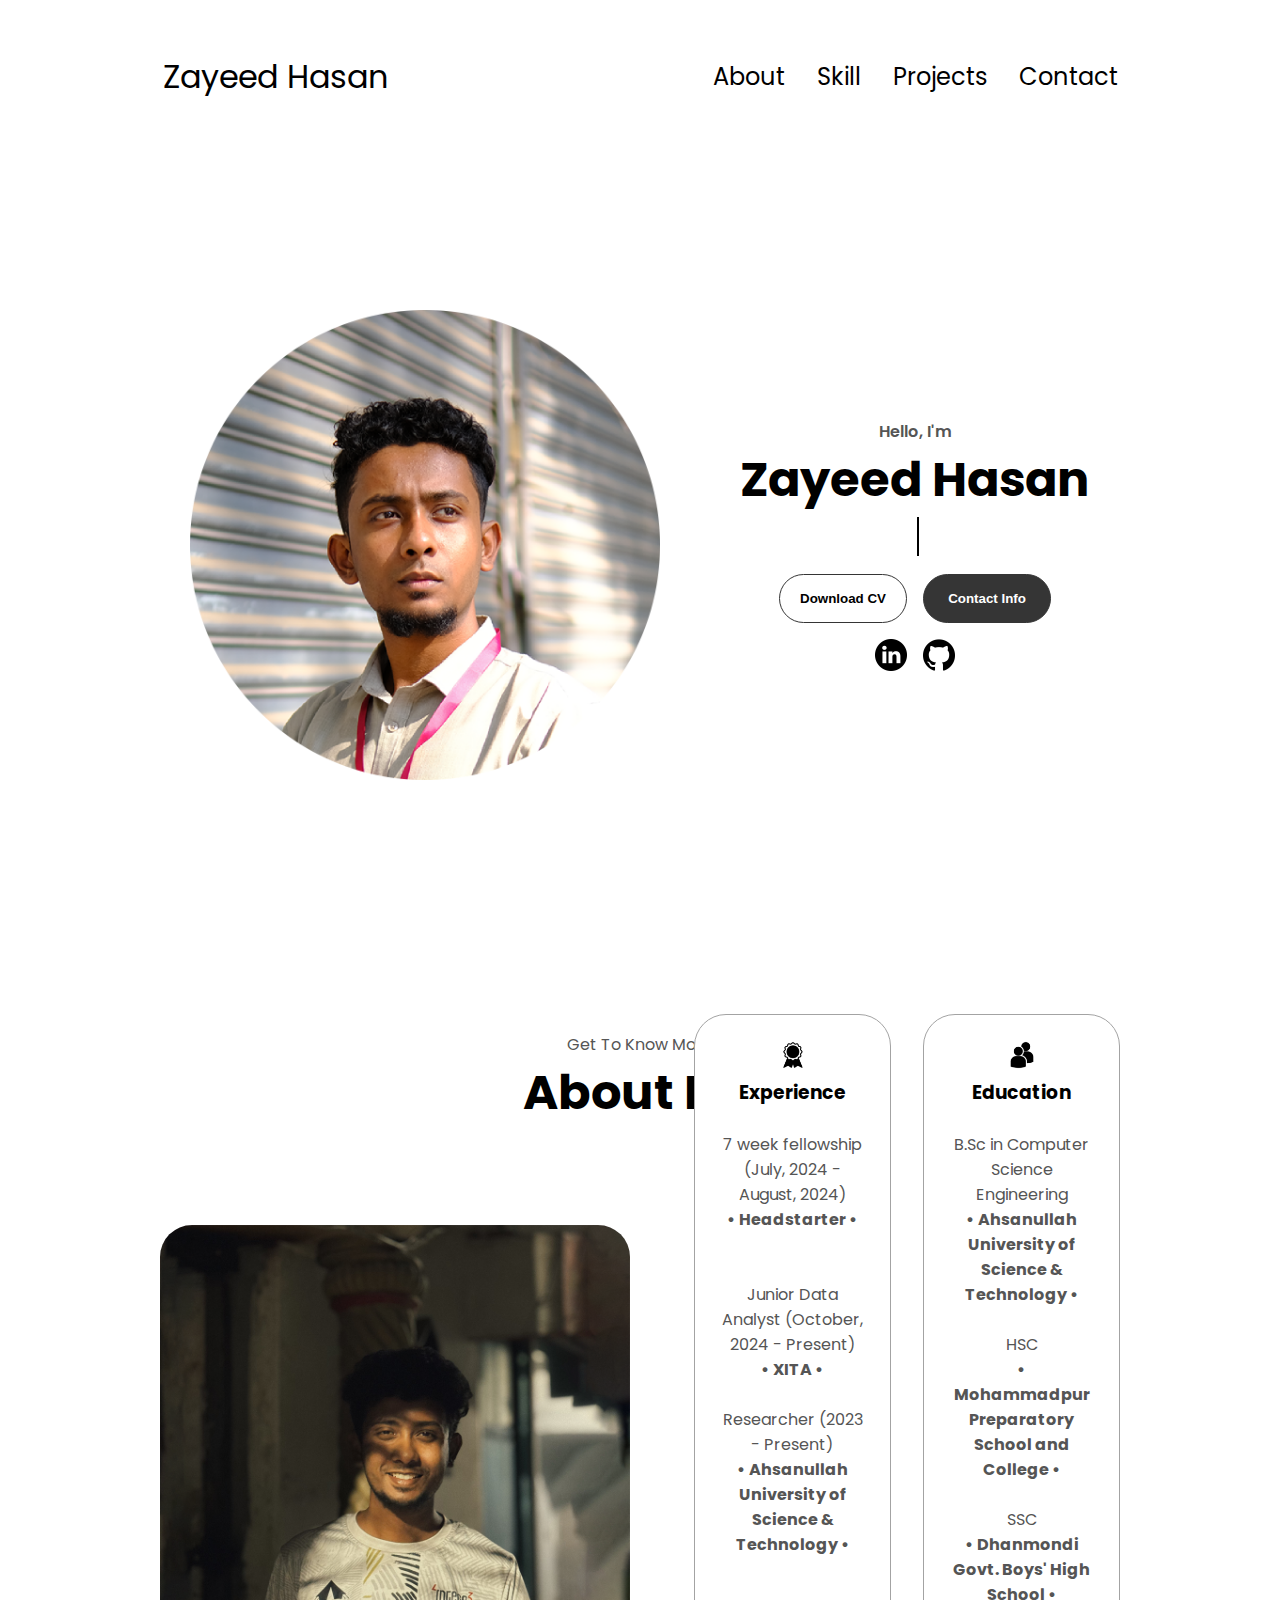
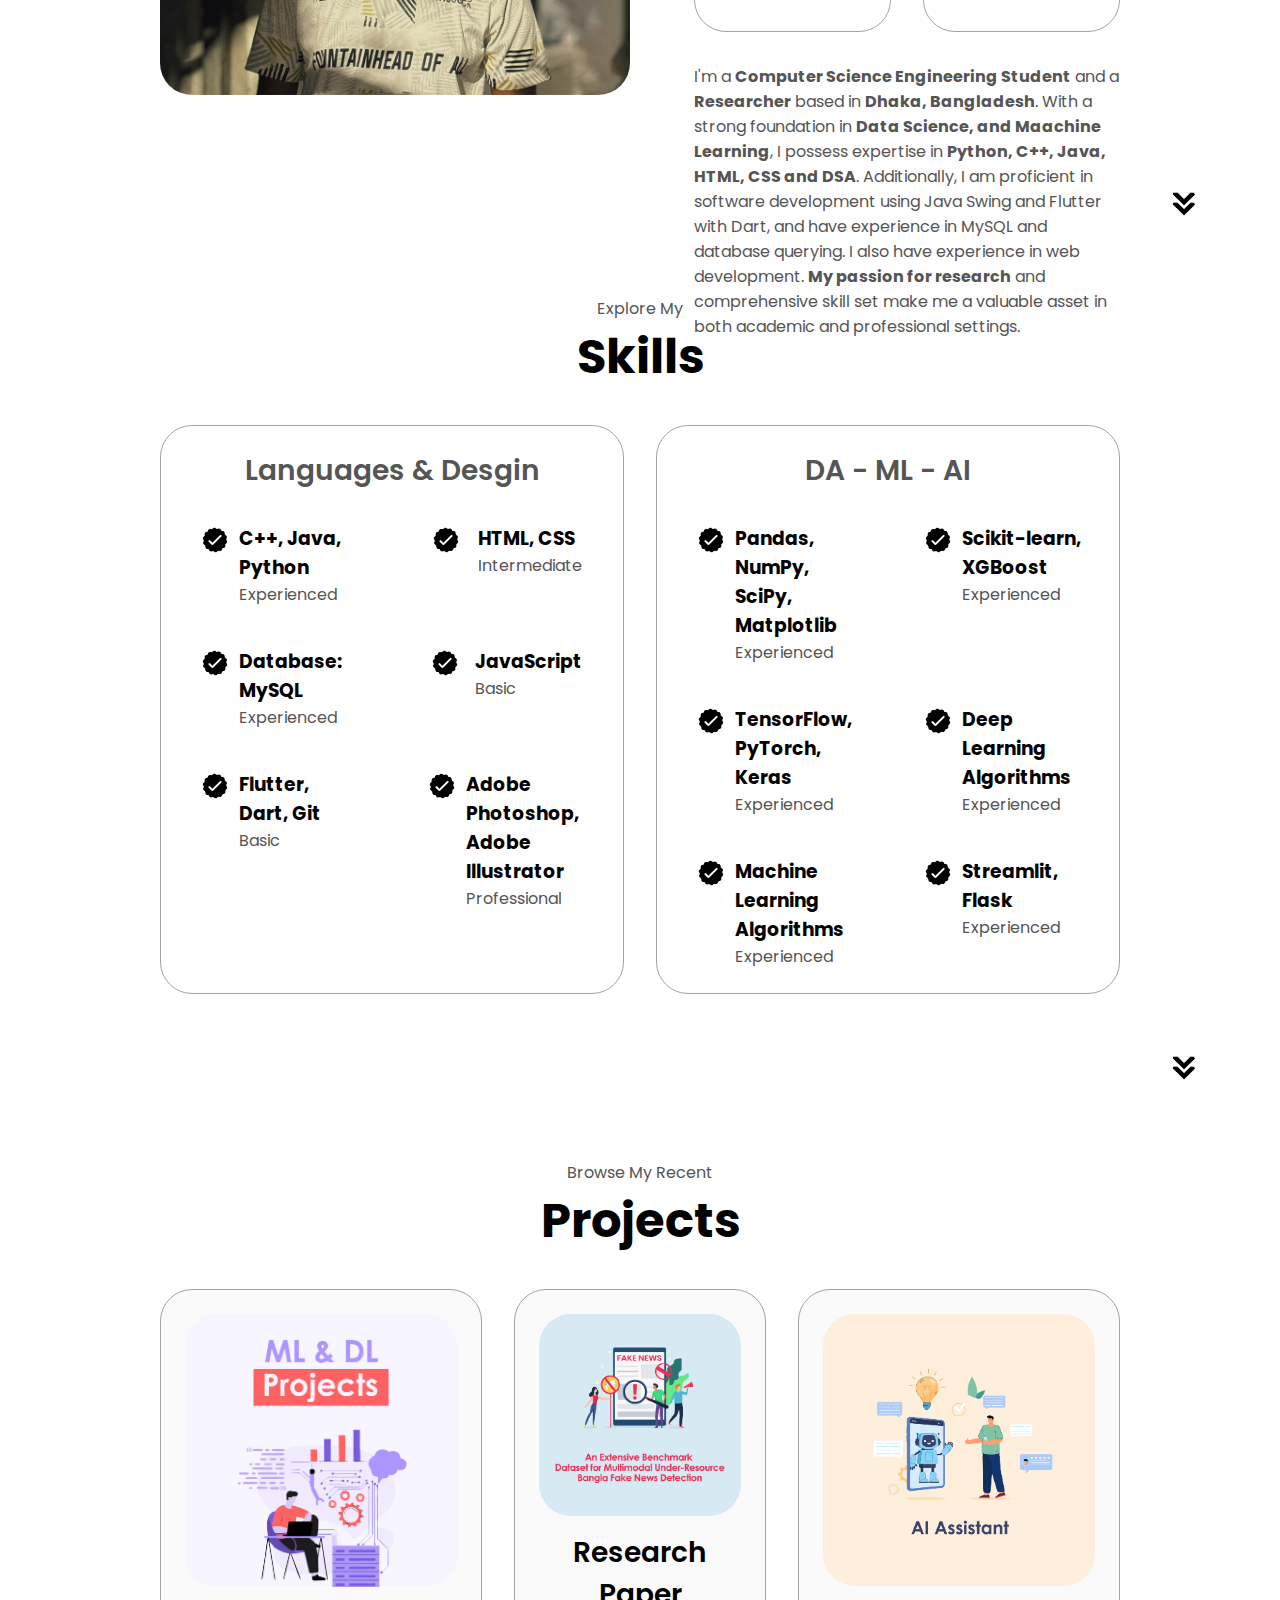
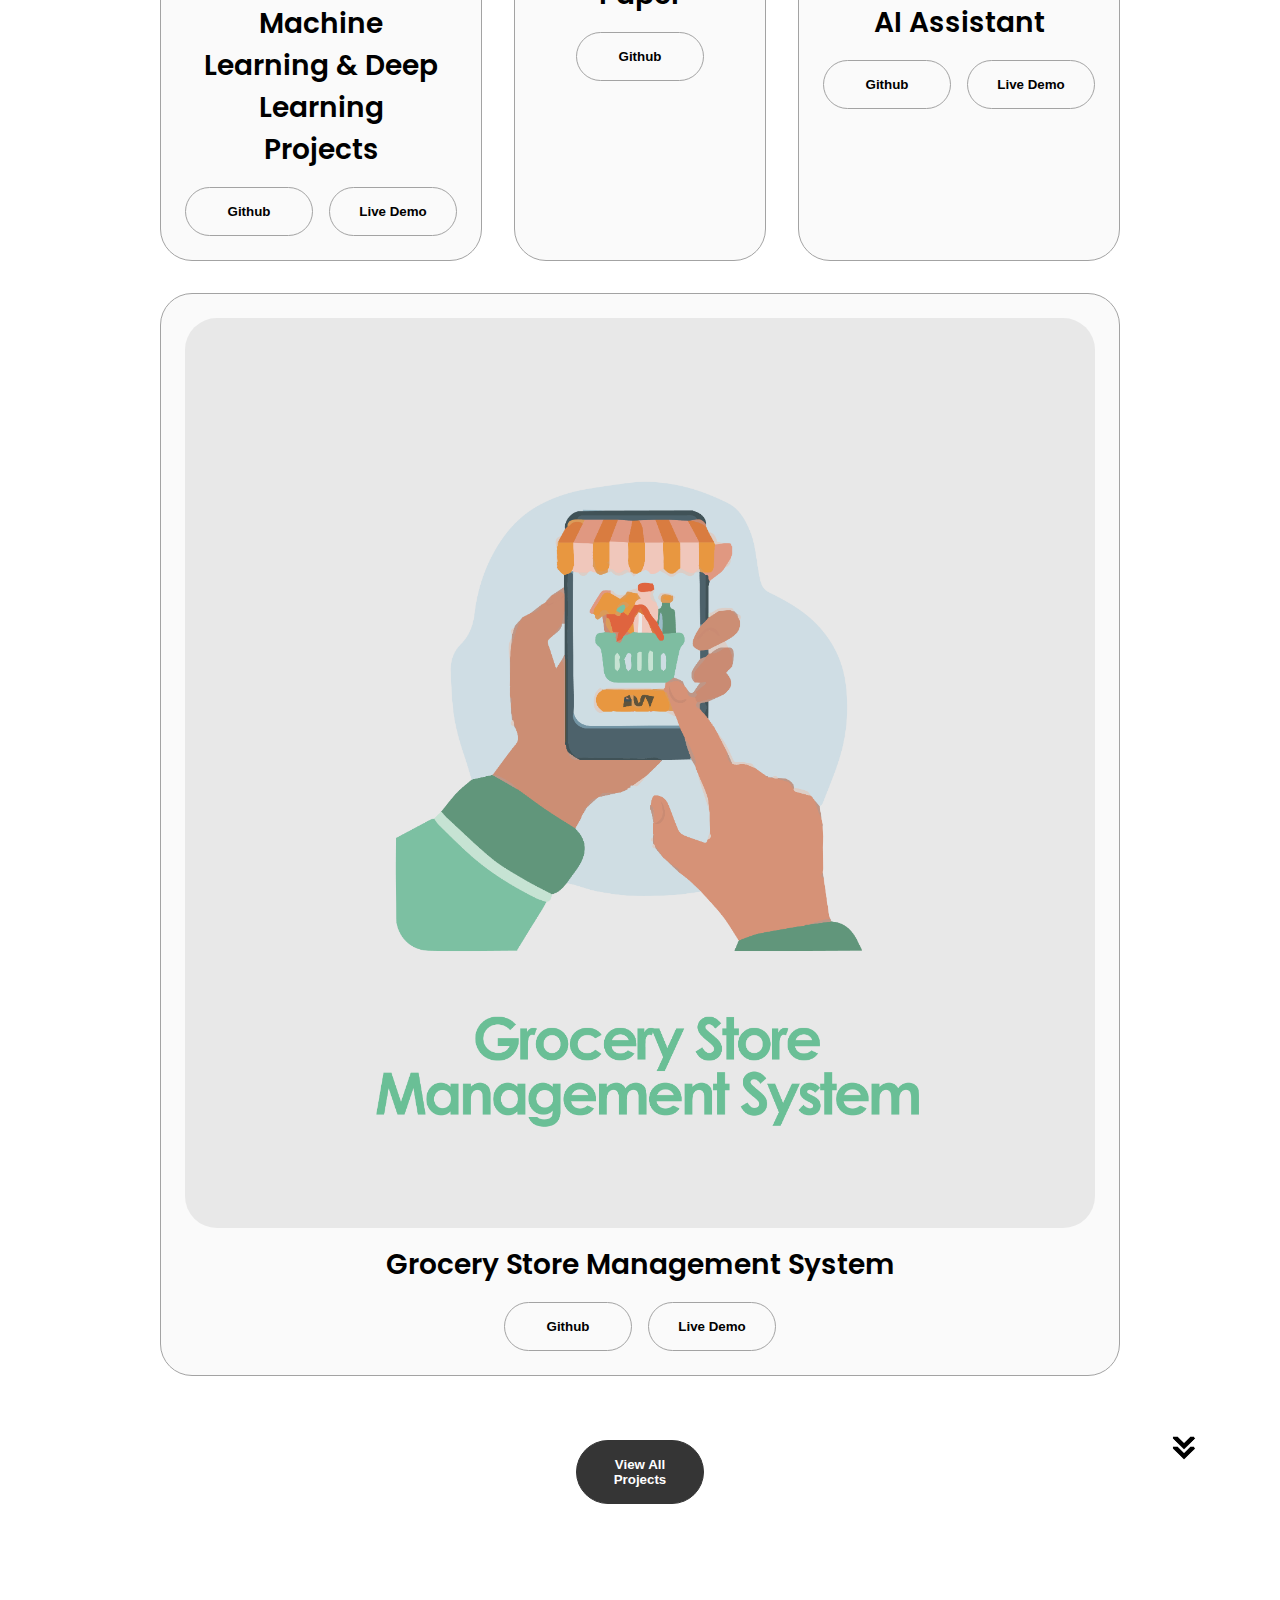
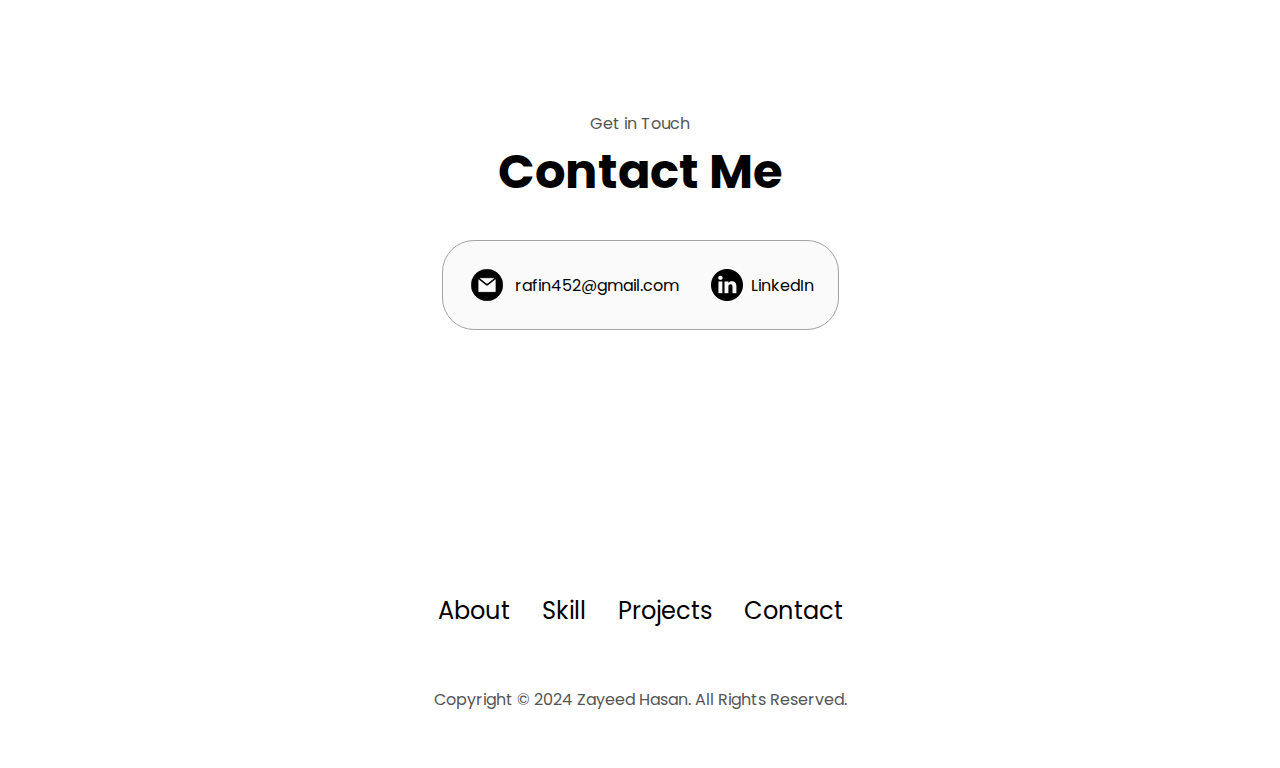
<file: index.html>
<!DOCTYPE html>
<html lang="en">
<head>
    <meta charset="UTF-8">
    <meta name="viewport" content="width=device-width, initial-scale=1.0">
    <title>Zayeed Hasan - Personal Portfolio</title>
    <link rel="stylesheet" href="style.css">
    <link rel="stylesheet" href="mediaqueries.css">
</head>
<body>
    <nav id="desktop-nav">
        <div class="logo">Zayeed Hasan</div>
        <div>
            <ul class="nav-links">
                <li><a href="#about">About</a></li>
                <li><a href="#experience">Skill</a></li>
                <li><a href="#projects">Projects</a></li>
                <li><a href="#contact">Contact</a></li>
            </ul>
        </div>
    </nav>
    <nav id="hamburger-nav">
        <div class="logo">Zayeed Hasan</div>
        <div class="hamburger-menu">
            <div class="hamburger-icon" onclick="toggleMenu()">
                <span></span>
                <span></span>
                <span></span>
            </div>
            <div class="menu-links">
                <li><a href="#about" onclick="toggleMenu()">About</a></li>
                <li><a href="#experience" onclick="toggleMenu()">Experience</a></li>
                <li><a href="#projects" onclick="toggleMenu()">Projects</a></li>
                <li><a href="#contact" onclick="toggleMenu()">Contact</a></li>
            </div>
        </div>
        
    </nav>
    <section id ="profile">
        <div class="section__pic-container">
            <img src="./assets/assets/profile-pic.png" alt="Zayeed Hasan profile picture"/>
        </div>
        <div class="section__text">
            <p class="section__text__p1">Hello, I'm</p>
            <h1 class="title">Zayeed Hasan</h1>
            <p class="section__text__p2">
                <span id="dynamic-text"></span>
            </p>
            
            <div class="btn-container">
                <button class="btn btn-color-2" onclick="window.open('./assets/assets/resume-example.pdf')">
                    Download CV
                </button>
                <button class="btn btn-color-1" onclick="location.href='./#contact'">
                    Contact Info
                </button>
            </div>
            <div id="socials-container">
                <img src="./assets/assets/linkedin.png" alt="My LinkedIn profile"
                class="icon" onclick="location.href='https://www.linkedin.com/in/zayeed-hasan-rafin-3ba25a29a/'">
                <img src="./assets/assets/github.png" alt="My Github profile"
                class="icon" onclick="location.href='https://github.com/zhrafin'">
            </div>
        </div>
    </section>
    <section id="about">
        <p class="section__text__p1">Get To Know More</p>
        <h1 class="title">About Me</h1>
        <div class="section-container">
            <div class="section__pic-container">
                <img src="./assets/assets/about-pic.png" alt="Profile picture" class="about-pic">
            </div>
            <div class="about-details-container">
                <div class="about-containers">
                    <div class="details-container">
                        <img src="./assets/assets/experience.png" alt="Experience icon" class="icon">
                        <h3>Experience</h3>
                        <p><br>7 week fellowship (July, 2024 - August, 2024)<br><b>• Headstarter •</b></p><br>
                        <p><br>Junior Data Analyst (October, 2024 - Present)<br><b>• XITA •</b></p><br>
                        <p>Researcher (2023 - Present)<br><b>• Ahsanullah University of Science & Technology •</b></p>
                    </div>
                    <div class="details-container">
                        <img src="./assets/assets/education.png" alt="Experience icon" class="icon">
                        <h3>Education</h3>
                        <p><br>B.Sc in Computer Science Engineering<br><b>• Ahsanullah University of Science & Technology •</b></p><br>
                        <p>HSC<br><b>• Mohammadpur Preparatory School and College •</b></p><br>
                        <p>SSC<br><b>• Dhanmondi Govt. Boys' High School •</b></p>
                    </div>
                </div>
                <div class="text-container">
                    <p>
                        I'm a <b>Computer Science Engineering Student</b> and a <b>Researcher</b> based in <b>Dhaka, Bangladesh</b>.
                        With a strong foundation in <b>Data Science, and Maachine Learning</b>,
                        I possess expertise in <b>Python, C++, Java, HTML, CSS and DSA</b>. 
                        Additionally, I am proficient in software development using Java Swing and Flutter with Dart, 
                        and have experience in MySQL and database querying. I also have experience in web development.
                        <b>My passion for research</b> and comprehensive 
                        skill set make me a valuable asset in both academic and professional settings.
                    </p>
                </div>
            </div>
        </div>
        <img 
            src="./assets/assets/arrow.png"
            alt="Arrow icon" class="icon arrow" 
            onclick="location.href='./#experience'"/>
    </section>
    <section id="experience">
        <p class="section__text__p1">Explore My</p>
        <h1 class="title">Skills</h1>
        <div class="experience-details-container">
            <div class="about-containers">
                <div class="details-container">
                    <h2 class="experience-sub-title">Languages & Desgin</h2>
                    <div class="article-container">
                        <article>
                            <img
                            src="./assets/assets/checkmark.png" 
                            alt="experience icon" 
                            class="icon">
                            <div>
                                <h3>C++, Java, Python</h3>
                                <p>Experienced</p>
                            </div>
                        </article>
                        <article>
                            <img
                            src="./assets/assets/checkmark.png" 
                            alt="experience icon" 
                            class="icon">
                            <div>
                                <h3>HTML, CSS</h3>
                                <p>Intermediate</p>
                            </div>
                        </article>
                        <article>
                            <img
                            src="./assets/assets/checkmark.png" 
                            alt="experience icon" 
                            class="icon">
                            <div>
                                <h3>Database: MySQL</h3>
                                <p>Experienced</p>
                            </div>
                        </article>
                        <article>
                            <img
                            src="./assets/assets/checkmark.png" 
                            alt="experience icon" 
                            class="icon">
                            <div>
                                <h3>JavaScript</h3>
                                <p>Basic</p>
                            </div>
                        </article>
                        <article>
                            <img
                            src="./assets/assets/checkmark.png" 
                            alt="experience icon" 
                            class="icon">
                            <div>
                                <h3>Flutter, Dart, Git</h3>
                                <p>Basic</p>
                            </div>
                        </article>
                        <article>
                            <img
                            src="./assets/assets/checkmark.png" 
                            alt="experience icon" 
                            class="icon">
                            <div>
                                <h3>Adobe Photoshop, Adobe Illustrator</h3>
                                <p>Professional</p>
                            </div>
                        </article>
                    </div>
                </div>
                <div class="details-container">
                    <h2 class="experience-sub-title">DA - ML - AI</h2>
                    <div class="article-container">
                        <article>
                            <img
                            src="./assets/assets/checkmark.png" 
                            alt="experience icon" 
                            class="icon">
                            <div>
                                <h3>Pandas, NumPy, SciPy, Matplotlib</h3>
                                <p>Experienced</p>
                            </div>
                        </article>
                        <article>
                            <img
                            src="./assets/assets/checkmark.png" 
                            alt="experience icon" 
                            class="icon">
                            <div>
                                <h3>Scikit-learn, XGBoost</h3>
                                <p>Experienced</p>
                            </div>
                        </article>
                        <article>
                            <img
                            src="./assets/assets/checkmark.png" 
                            alt="experience icon" 
                            class="icon">
                            <div>
                                <h3>TensorFlow, PyTorch, Keras</h3>
                                <p>Experienced</p>
                            </div>
                        </article>
                        <article>
                            <img
                            src="./assets/assets/checkmark.png" 
                            alt="experience icon" 
                            class="icon">
                            <div>
                                <h3>Deep Learning Algorithms</h3>
                                <p>Experienced</p>
                            </div>
                        </article>
                        <article>
                            <img
                            src="./assets/assets/checkmark.png" 
                            alt="experience icon" 
                            class="icon">
                            <div>
                                <h3>Machine Learning Algorithms</h3>
                                <p>Experienced</p>
                            </div>
                        </article>
                        <article>
                            <img
                            src="./assets/assets/checkmark.png" 
                            alt="experience icon" 
                            class="icon">
                            <div>
                                <h3>Streamlit, Flask</h3>
                                <p>Experienced</p>
                            </div>
                        </article>
                    </div>
                </div>
            </div>
        </div>
        <img 
        src="./assets/assets/arrow.png"
        alt="Arrow icon" class="icon arrow" 
        onclick="location.href='./#projects'"/>
    </section>
    <section id="projects">
        <p class="section__text__p1">Browse My Recent</p>
        <h1 class="title">Projects</h1>
        <div class="experience-details-container">
            <div class="about-containers">
                <div class="details-container color-container">
                    <div class="article-container">
                        <img 
                            src="./assets/assets/project-1.png" 
                            alt="Project-1" 
                            class="project-img">
                    </div>
                    <h2 class="experience-sub-title project-title">
                        Machine Learning & Deep Learning Projects
                    </h2>
                    <div class="btn-container">
                        <button class="btn btn-color-2 project-btn" onclick="location.href='https://github.com/zhrafin/health-assistant'">
                            Github
                        </button>
                        <button class="btn btn-color-2 project-btn" onclick="location.href='https://github.com/zhrafin/health-assistant'">
                            Live Demo
                        </button>
                    </div>
                </div>
                <div class="details-container color-container">
                    <div class="article-container">
                        <img 
                            src="./assets/assets/project-2.png" 
                            alt="Project-2" 
                            class="project-img">
                    </div>
                    <h2 class="experience-sub-title project-title">
                        Research Paper
                    </h2>
                    <div class="btn-container">
                        <button class="btn btn-color-2 project-btn" onclick="location.href='not-deployed.html'">
                            Github
                        </button>
                    </div>
                </div>
                <div class="details-container color-container">
                    <div class="article-container">
                        <img 
                            src="./assets/assets/project-4.png" 
                            alt="Project-1" 
                            class="project-img">
                    </div>
                    <h2 class="experience-sub-title project-title">
                        AI Assistant
                    </h2>
                    <div class="btn-container">
                        <button class="btn btn-color-2 project-btn" onclick="location.href='https://github.com/zhrafin/AI-Assistant'">
                            Github
                        </button>
                        <button class="btn btn-color-2 project-btn" onclick="location.href='not-deployed.html'">
                            Live Demo
                        </button>
                    </div>
                </div>
                <div class="details-container color-container">
                    <div class="article-container">
                        <img 
                            src="./assets/assets/project-5.png" 
                            alt="Project-1" 
                            class="project-img">
                    </div>
                    <h2 class="experience-sub-title project-title">
                        Grocery Store Management System
                    </h2>
                    <div class="btn-container">
                        <button class="btn btn-color-2 project-btn" onclick="location.href='https://github.com/zhrafin/grocery_app'">
                            Github
                        </button>
                        <button class="btn btn-color-2 project-btn" onclick="location.href='not-deployed.html'">
                            Live Demo
                        </button>
                    </div>
                </div>
            </div>
        </div>
        <div class="btn-container" style="margin-top: 2rem;">
            <button class="btn btn-color-1" onclick="location.href='all-projects.html'">
                View All Projects
            </button>
        </div>
        <img 
            src="./assets/assets/arrow.png"
            alt="Arrow icon" class="icon arrow" 
            onclick="location.href='./#contact'"/>
    </section>    
    <section id="contact">
        <p class="section__text__p1">Get in Touch</p>
        <h1 class="title">Contact Me</h1>
        <div class="contact-info-upper-container">
            <div class="contact-info-container">
                <img src="./assets/assets/email.png" alt="Email icon" class="icon contct-icon email-icon">
                <p><a href="https://mail.google.com/mail/?view=cm&fs=1&to=rafin452@gmail.com">rafin452@gmail.com</a></p>
            </div>
            <div class="contact-info-container">
                <img src="./assets/assets/linkedin.png" alt="LinkedIn icon" class="icon contct-icon">
                <p><a href="https://www.linkedin.com/in/zayeed-hasan-rafin-3ba25a29a/">LinkedIn</a></p>
            </div>
        </div>
    </section>    
    <footer>
        <nav>
            <div class="nav-links-container">
                <ul class="nav-links">
                    <li><a href="#about">About</a></li>
                    <li><a href="#experience">Skill</a></li>
                    <li><a href="#projects">Projects</a></li>
                    <li><a href="#contact">Contact</a></li>
                </ul>
            </div>
        </nav>
        <p>Copyright &#169; 2024 Zayeed Hasan. All Rights Reserved.</p>
    </footer>
    <script src="script.js"></script>
</body>
</html>
</file>
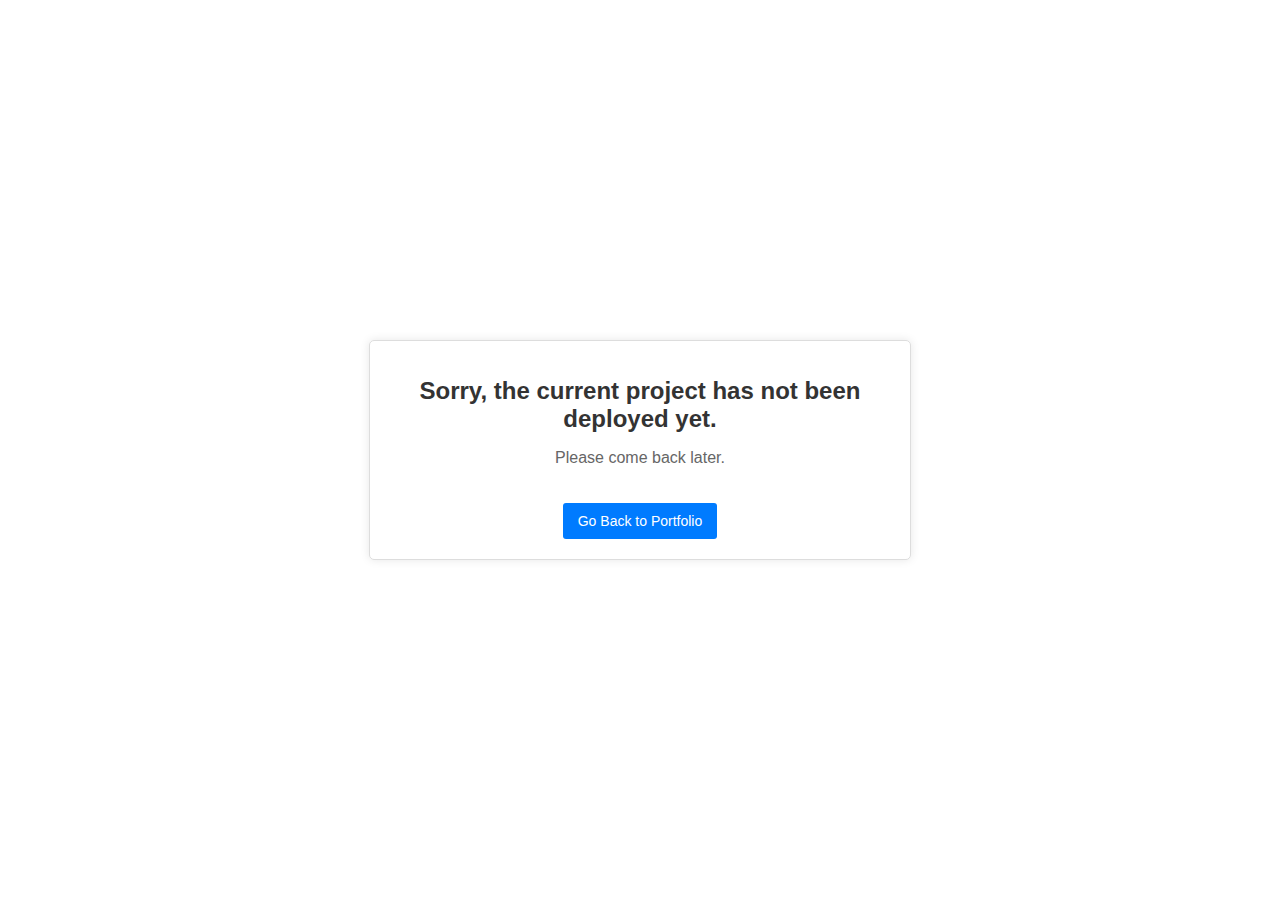
<file: not-deployed.html>
<!DOCTYPE html>
<html lang="en">
<head>
    <meta charset="UTF-8">
    <meta name="viewport" content="width=device-width, initial-scale=1.0">
    <title>Project Not Deployed</title>
    <style>
        body {
            display: flex;
            justify-content: center;
            align-items: center;
            height: 100vh;
            margin: 0;
            background-color: #fff;
            font-family: Arial, sans-serif;
            text-align: center;
        }
        .container {
            max-width: 500px;
            padding: 20px;
            border: 1px solid #ddd;
            border-radius: 5px;
            box-shadow: 0 0 10px rgba(0, 0, 0, 0.1);
        }
        h1 {
            color: #333;
            font-size: 24px;
        }
        p {
            color: #666;
            font-size: 16px;
            margin-top: 10px;
        }
        .button {
            margin-top: 20px;
            padding: 10px 15px;
            font-size: 14px;
            color: #fff;
            background-color: #007bff;
            border: none;
            border-radius: 3px;
            text-decoration: none;
            display: inline-block;
        }
        .button:hover {
            background-color: #0056b3;
        }
    </style>
</head>
<body>
    <div class="container">
        <h1>Sorry, the current project has not been deployed yet.</h1>
        <p>Please come back later.</p>
        <a href="index.html" class="button">Go Back to Portfolio</a>
    </div>
</body>
</html>
</file>
<file: style.css>
/*GENERAL*/

@import url('https://fonts.googleapis.com/css2?family=Poppins:wght@300;400;500;600&display=swap');

* {
    margin: 0;
    padding: 0;
}

body {
    font-family: "Poppins", sans-serif;
}

html {
    scroll-behavior: smooth;
}

p {
    color: rgb(85, 85, 85);
}

/*Transition*/

a, 
.btn {
    transition: all 300ms ease;
}

/*Desktop Nav*/

nav, 
.nav-links {
    display: flex;
}

nav {
    justify-content: space-around;
    align-items: center;
    height: 17vh;
}

.nav-links {
    gap: 2rem;
    list-style: none;
    font-size: 1.5rem; 
}

a {
    color: black;
    text-decoration: none;
    text-decoration-color: white;
}

a:hover {
    color: grey;
    text-decoration: underline;
    text-underline-offset: 1rem;
    text-decoration-color: rgb(181, 181, 181);
}

.logo {
    font-size: 2rem;
}

.logo:hover {
    cursor: default;
}

/*Hamburger Menu*/

#hamburger-nav {
    display: none;
}

.hamburger-menu {
    position: relative;
    display: inline-block;
}

.hamburger-icon {
    display: flex;
    flex-direction: column;
    justify-content: space-between;
    height: 24px;
    width: 30px;
    cursor: pointer;
}

.hamburger-icon span {
    width: 100%;
    height: 2px;
    background-color: black;
    transition: all 0.3 ease-in-out;
}

.menu-links {
    position: absolute;
    top: 100%;
    right: 0;
    background-color: white;
    width: fit-content;
    max-height: 0;
    overflow: hidden;
    transition: all 0.3 ease-in-out;
}

.menu-links a {
    display: block;
    padding: 10px;
    text-align: center;
    font-size: 1.5rem; 
    color: black;
    text-decoration: none;
    transition: all 0.3 ease-in-out;
}

.menu-links li {
    list-style: none;
}

.menu-links.open {
    max-height: 300px;
}

.hamburger-icon.open span:first-child {
    transform: rotate(45deg) translate(10px, 5px);
}

.hamburger-icon.open span:nth-child(2) {
    opacity: 0;
}

.hamburger-icon.open span:last-child {
    transform: rotate(-45deg) translate(10px, -5px);
}

.hamburger-icon span:first-child {
    transform: none;
}

.hamburger-icon span:nth-child(2) {
    opacity: 1;
}

.hamburger-icon span:last-child {
    transform: none;
}

/*Sections*/

section {
    padding-top: 4vh;
    height: 96vh;
    margin: 0 10rem;
    box-sizing: border-box;
    min-height: fit-content;
}

.section-container {
    display: flex;
}

/*Profile*/

#profile {
    display: flex;
    justify-content: center;
    gap: 5rem;
    height: 80vh;
}

.section__pic-container {
    display: flex;
    height: 400px; 
    width: 400px;
    margin: auto 0;
}

.section__text {
    align-self: center;
    text-align: center;
}

.section__text p {
    font-weight: 600;
}

.section__text__p1 {
    text-align: center;
}

.section__text__p2 {
    font-size: 1.75rem;
    margin-bottom: 1rem;
}

.title {
    font-size: 3rem; 
    text-align: center;
}

#socials-container {
    display: flex;
    justify-content: center;
    margin-top: 1rem;
    gap: 1rem;
}

#dynamic-text {
    font-weight: bold;
    border-right: 2px solid black;
    padding-right: 5px;
    animation: blink-caret 0.7s step-end infinite;
}

/* Caret blinking effect */
@keyframes blink-caret {
    from, to { border-color: transparent; }
    50% { border-color: black; }
}



/*Icons*/

.icon {
    cursor: pointer;
    height: 2rem;
}

/*Buttons*/

.btn-container{
    display: flex;
    justify-content: center;
    gap: 1rem;
}

.btn{
    font-weight: 600;
    transition: all 300ms ease;
    padding: 1rem;
    width: 8rem;
    border-radius: 2rem;
}

.btn-color-1,
.btn-color-2{
    border: rgb(53, 53, 53) 0.1rem solid;
}

.btn-color-1:hover,
.btn-color-2:hover{
    cursor: pointer;
}

.btn-color-1,
.btn-color-2:hover{
    background: rgb(53, 53, 53);
    color: white;
}

.btn-color-1:hover{
    background: rgb(0, 0, 0);
}

.btn-color-2{
    background: none;
}

.btn-color-2:hover{
    border: rgb(255, 255, 255) 0.1rem solid;
}

.btn-container{
    gap: 1rem;
}

/*About Section*/

#about{
    position: relative;
}

.about-containers{
    gap: 2rem;
    margin-bottom: 2rem;
    margin-top: 2rem;
}

.about-details-container{
    justify-content: center;
    flex-direction: column;
}

.about-containers, .about-details-container{
    display: flex;
}

.about-pic{
    border-radius: 2rem;
}

.arrow{
    position: absolute;
    right: -5rem;
    bottom: 2.5rem;
}

.details-container{
    padding: 1.5rem;
    flex: 1;
    background: white;
    border-radius: 2rem;
    border: rgb(53, 53, 53) 0.1rem solid;
    border-color: rgb(163, 163, 163);
    text-align: center;
}

.section-container{
    gap: 4rem;
    height: 80%;
}

.section__pic-container{
    height: 470px;
    width: 470px;
    margin: auto 0;
}

/*Experience Section*/

#experience{
    position: relative;
}

.experience-sub-title{
    color: rgb(85, 85, 85);
    font-weight: 600;
    font-size: 1.75rem;
    margin-bottom: 2rem;
}

.experience-details-container{
    display: flex;
    justify-content: center;
    flex-direction: column;
}

.article-container{
    display: flex;
    text-align: initial;
    flex-wrap: wrap;
    flex-direction: row;
    gap: 2.5rem;
    justify-content: space-around;
}

article{
    display: flex;
    width: 10rem;
    justify-content: space-around;
    gap: 0.5rem;
}

article .icon{
    cursor: default;
}

/*Projects Section*/

#projects{
    position: relative;
}

.color-container{
    border-color: rgb(163, 163, 163);
    background: rgb(250, 250, 250);
}

.project-img{
    border-radius: 2rem;
    width: 90%;
    height: 90%;
}

.project-title{
    margin: 1rem;
    color: black;
}

.project-btn{
    color: black;
    border-color: rgb(163, 163, 163);
}

/*Contact*/

#contact{
    display: flex;
    justify-content: center;
    flex-direction: column;
    height: 70vh;
}

.contact-info-upper-container{
    display: flex;
    justify-content: center;
    border-radius: 2rem;
    border: rgb(53, 53, 53) 0.1rem solid;
    border-color: rgb(163, 163, 163);
    background: rgb(250, 250, 250);
    margin: 2rem auto;
    padding: 0.5rem;
}

.contact-info-container{
    display: flex;
    align-items: center;
    justify-content: center;
    gap: 0.5rem;
    margin: 1rem;
}

.contact-icon{
    cursor: default;
}

.email-icon{
    height: 2.5rem;
}


/*Footer*/

footer{
    height: 26vh;
    margin: 0 1rem;
}

footer p{
    text-align: center;
}


.projects-grid {
    display: flex;
    flex-wrap: wrap; 
    gap: 2rem;
    justify-content: center;
}

.details-container-projects {
    flex: 1; 
    max-width: calc(100%); 
    box-sizing: border-box;
    background: white;
    border-radius: 2rem;
    border: rgb(53, 53, 53) 0.1rem solid;
    border-color: rgb(163, 163, 163);
    text-align: center;
    padding: 1.5rem;
}




.project-img {
    width: 100%; 
    height: auto;
    border-radius: 2rem;
}

.project-title {
    text-align: center;
    margin-top: 1rem;
}


@media screen and (max-width: 900px) {
    .details-container {
        flex: 1 1 calc(50% - 2rem); 
        max-width: calc(50% - 2rem);
    }
}

@media screen and (max-width: 600px) {
    .details-container {
        flex: 1 1 100%; 
        max-width: 100%;
    }
}

/* Header Styling */
.header {
    display: flex;
    justify-content: space-between;
    align-items: center;
    padding: 1rem 2rem;
    background: white;
    border-bottom: 1px solid rgb(200, 200, 200);
}

.header-left, .header-right {
    flex: 1;
    display: flex;
    justify-content: flex-start;
}

.header-right {
    justify-content: flex-end;
}

.header-center {
    flex: 1;
    text-align: center;
}

header .logo {
    font-size: 2.5rem;
    font-weight: 600;
}

header button {
    font-size: 1rem;
    padding: 0.5rem 1rem;
}

/* Footer Styling */
.footer {
    display: flex;
    justify-content: center;
    align-items: center;
    height: 10vh;
    background: white;
    border-top: 1px solid rgb(200, 200, 200);
    margin-top: 2rem;
}

.footer-content {
    text-align: center;
}

.footer .btn {
    font-size: 1rem;
    padding: 0.5rem 1rem;
}

#all-projects {
    margin-bottom: 2rem; 
}
</file>
<file: mediaqueries.css>
@media screen and (max-width: 1400px){
    #profile{
        height: 83vh;
        margin-bottom: 6rem;
    }
    .about-containers{
        flex-wrap: wrap;
    }
}

@media screen and (max-width: 1200px){
    #desktop-nav{
        display: none;
    }

    #hamburger-nav{
        display: flex;
    }

    #experience,
.experience-details-container{
    margin-top: 2rem;
}

#profile,
.section-container{
    display: block;
}

.arrow{
    display: none;
}

section, .section-container{
    height: fit-content;
}

section{
    margin: 0 5%;
}

.section__pic-container{
    width: 275px;
    height: 275px;
    margin: 0 auto 2rem;
}

.about-containers{
    margin-top: 0;
}
}

@media screen and (max-width: 600px) {
    #projects {
        padding: 1rem;
    }

    .projects-grid {
        gap: 1rem;
    }

    .project-card {
        width: 100%;
    }

    .project-title {
        font-size: 1.25rem;
    }

    .project-btn {
        font-size: 0.9rem;
    }

    .arrow {
        height: 2rem;
    }
}

@media screen and (max-width: 1200px) {
    .projects-grid {
        gap: 1.5rem;
    }
}

@media screen and (max-width: 768px) {
    .projects-grid {
        flex-direction: column;
        align-items: center;
    }
    
    .details-container {
        width: 90%;
    }
}

@media screen and (max-width: 400px) {
    body {
        font-size: 0.8rem;
    }
    .btn {
        padding: 0.5rem;
        width: 6rem;
    }
}
</file>
